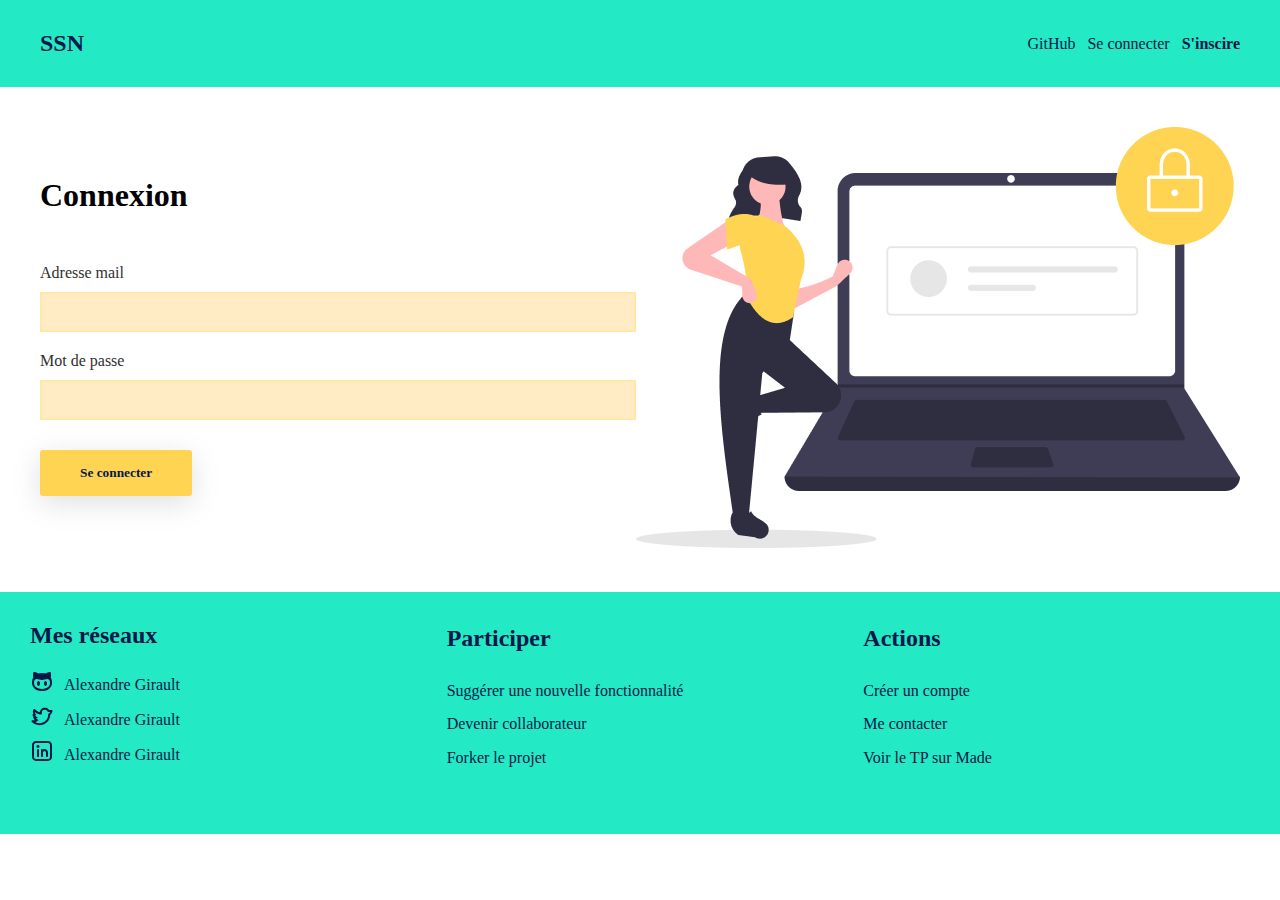
<file: index.html>
<!DOCTYPE html>
<html lang="fr">

<head>
    <meta charset="UTF-8">
    <meta name="viewport" content="width=device-width, initial-scale=1.0">
    <link rel="stylesheet" href="style.css">
    <title>Login page</title>
</head>

<body>
    <nav>
       <div class="nav-items">
            <div class="title">
                <span>SSN</span>
            </div>
            <div class="nav-links">
                <span><a href="#">GitHub</a></span>
                <span><a href="#">Se connecter</a></span>
                <span><a href="inscription.html" style="font-weight: bold;">S'inscire</a></span>
            </div>
       </div>
    </nav>

    <div class="logbody">
        <div class="grid">
            <form action="post">
                <h1>Connexion</h1>
                <div class="form-group">
                    <label for="email">Adresse mail</label>
                    <input type="email" /><!-- required -->
                </div>
                <div class="form-group">
                    <label for="password">Mot de passe</label>
                    <input type="password" /><!-- required -->
                </div>
                <div>
                    <button type="submit"><a href="homepage.html">Se connecter</a></button>
                </div>
            </form>
            <div>
                <img src="images/undraw_secure_login_pdn4 1.png" alt="">
            </div>
        </div>
    </div>

    <footer>
        <div class="social">
            <h2>Mes réseaux</h2>
            <div class="footer-elem" id="main">
                <div class="component">
                    <span><img src="images/GitHub.svg" alt=""></span>
                    <span class="txt"><a href="#">Alexandre Girault</a></span>
                </div>
                <div class="component">
                    <span><img src="images/Twitter.svg" alt=""></span>
                    <span class="txt"><a href="#">Alexandre Girault</a></span>
                </div>
                <div class="component">
                    <span><img src="images/Linkedin.svg" alt=""></span>
                    <span class="txt"><a href="#">Alexandre Girault</a></span>
                </div>
            </div>
        </div>
        <div class="footer-elem">
            <h2>Participer</h2>
            <span><a href="#">Suggérer une nouvelle fonctionnalité</a></span>
            <span><a href="#">Devenir collaborateur</a></span>
            <span><a href="#">Forker le projet</a></span>
        </div>
        <div class="footer-elem">
            <h2>Actions</h2>
            <span><a href="inscription.html">Créer un compte</a></span>
            <span><a href="#">Me contacter</a></span>
            <span><a href="#">Voir le TP sur Made</a></span>
        </div>
    </footer>
</body>

</html>
</file>
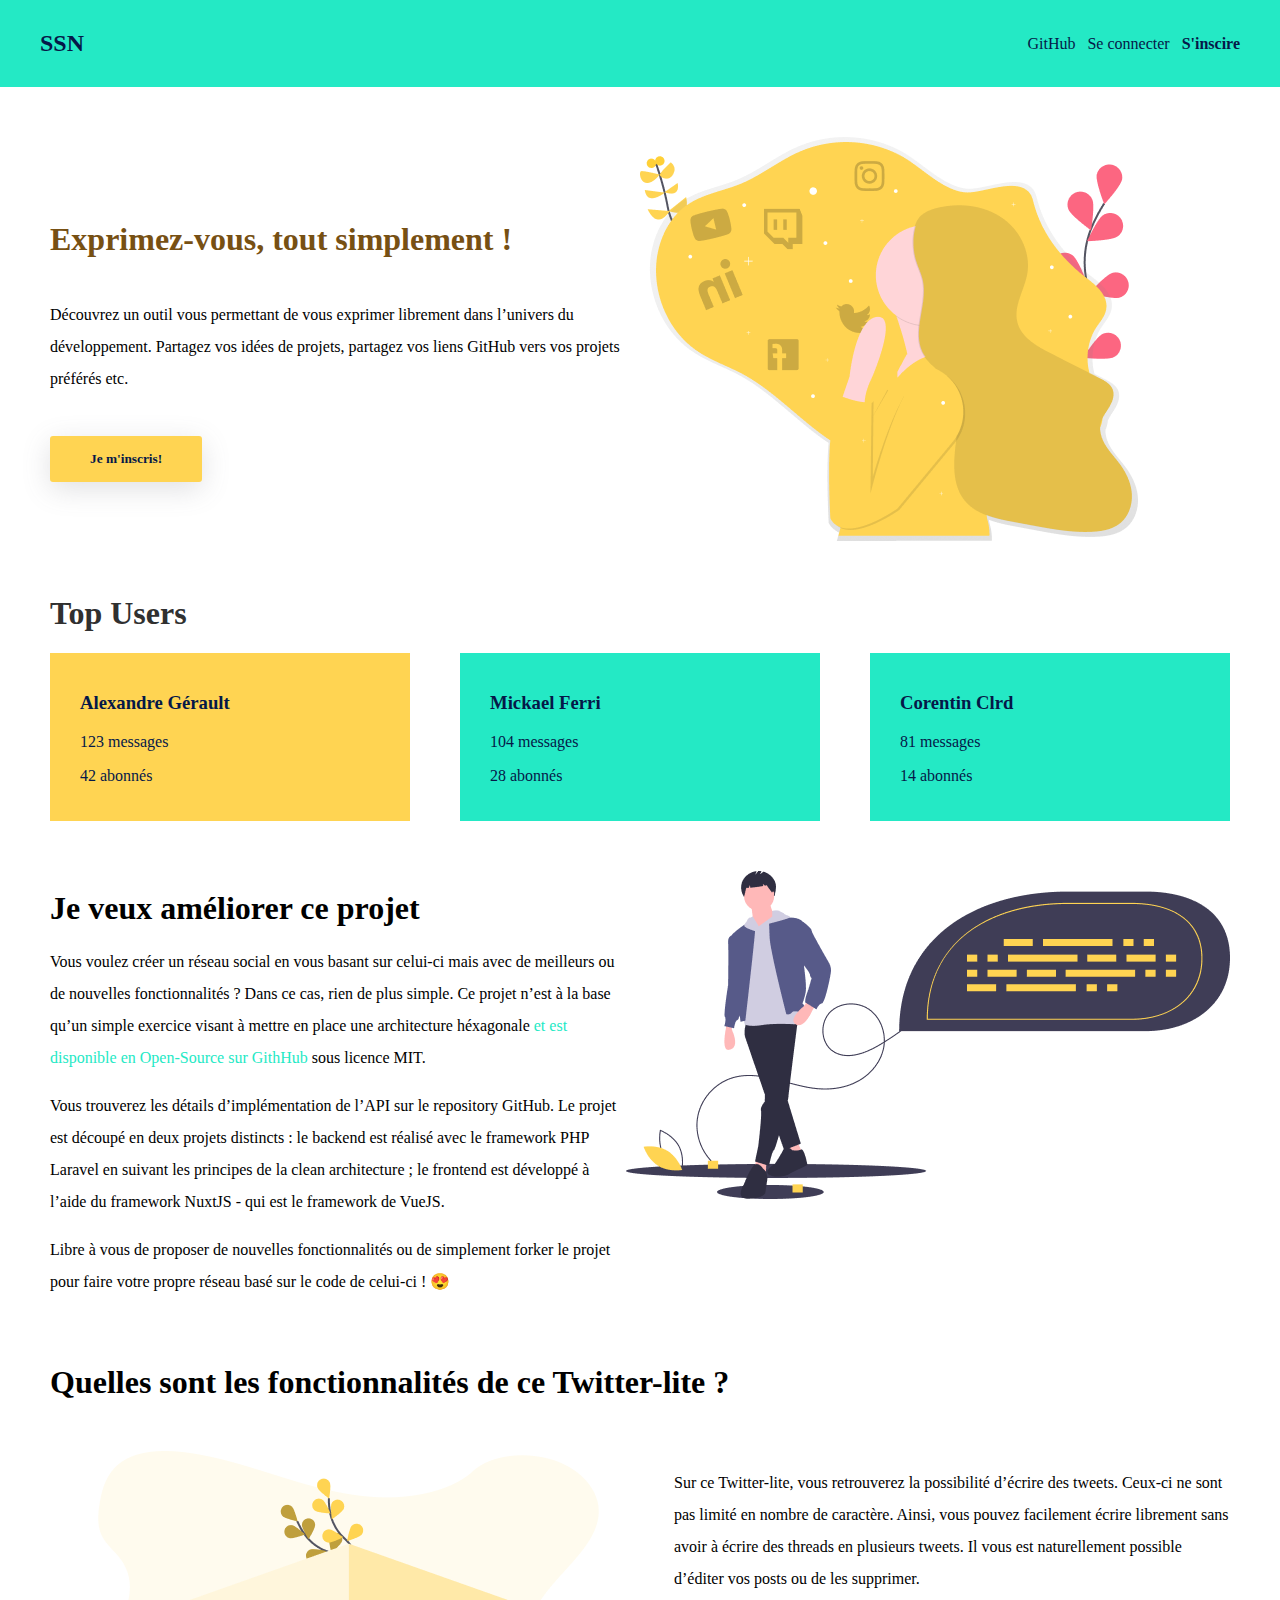
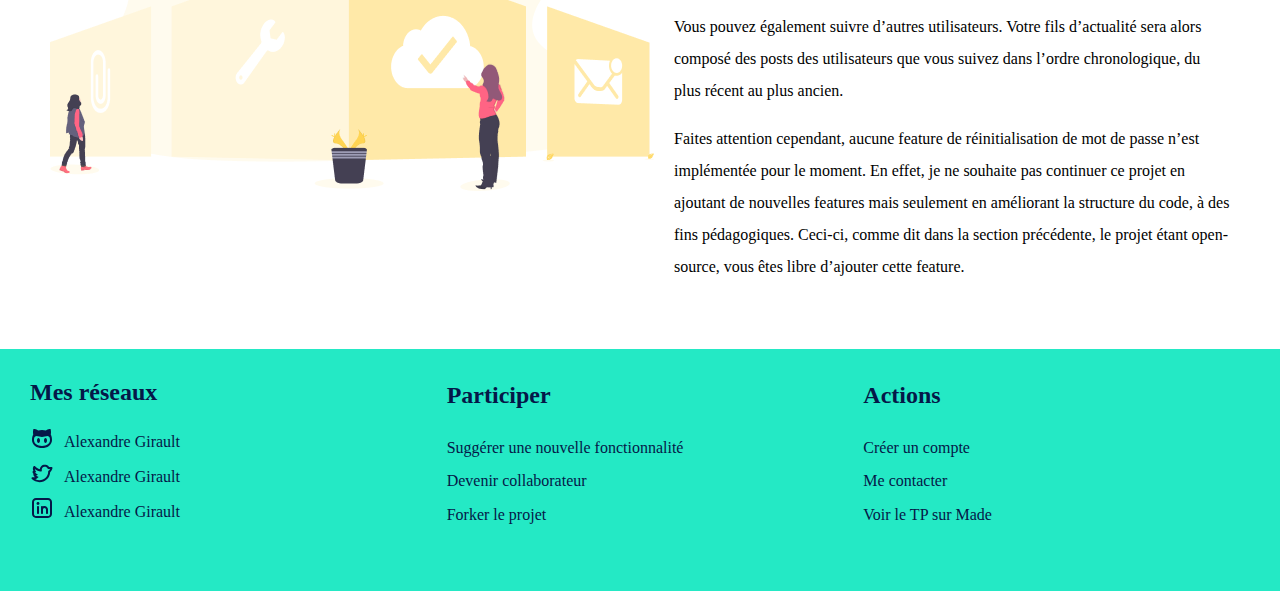
<file: homepage.html>
<!DOCTYPE html>
<html lang="fr">

<head>
    <meta charset="UTF-8">
    <meta name="viewport" content="width=device-width, initial-scale=1.0">
    <link rel="stylesheet" href="style.css">
    <title>Page d'acceuil</title>
</head>

<body>
    <nav>
        <div class="nav-items">
            <div class="title">
                <span>SSN</span>
            </div>
            <div class="nav-links">
                <span><a href="#">GitHub</a></span>
                <span><a href="index.html">Se connecter</a></span>
                <span><a href="#" style="font-weight: bold;">S'inscire</a></span>
            </div>
        </div>
    </nav>
    <!-- home-container start -->
    <div class="home-container">
        <div class="main-home">
            <div class="text">
                <h1>Exprimez-vous, tout simplement !</h1>
                <p>Découvrez un outil vous permettant de vous exprimer librement dans l’univers du développement.
                    Partagez
                    vos idées de projets, partagez vos liens GitHub vers vos projets préférés etc.</p>
                <div>
                    <button type="submit"><a href="inscription.html">Je m'inscris!</a></button>
                </div>
            </div>
            <div>
                <img src="images/undraw_social_ideas_e8rj 1.png" alt="">
            </div>
        </div>



        <!-- cards start -->
        <section id="cards">
            <h1>Top Users</h1>
            <div class="card-grid">
                <div class="card1">
                    <h3>Alexandre Gérault</h3>
                    <span>
                        <p>123 messages</p>
                        <p>42 abonnés</p>
                    </span>
                </div>

                <div class="card2">
                    <h3>Mickael Ferri</h3>
                    <span>
                        <p>104 messages</p>
                        <p>28 abonnés</p>
                    </span>
                </div>

                <div class="card3">
                    <h3>Corentin Clrd</h3>
                    <span>
                        <p>81 messages</p>
                        <p>14 abonnés</p>
                    </span>
                </div>
            </div>






        </section>


        <!-- cards end -->




        <!-- article start -->
        <section id="article">
            <div class="article-grid">
                <div class="article-txt">
                    <h1>Je veux améliorer ce projet</h1>
                    <span>
                        <p>Vous voulez créer un réseau social en vous basant sur celui-ci mais avec de meilleurs ou de
                            nouvelles fonctionnalités ? Dans ce cas, rien de plus simple. Ce projet n’est à la base
                            qu’un simple exercice visant à mettre en place une architecture héxagonale <span
                                id="mark">et est disponible
                                en Open-Source sur GithHub</span> sous licence MIT.</p>
                    </span>

                    <span>
                        <p>Vous trouverez les détails d’implémentation de l’API sur le repository GitHub. Le projet est
                            découpé en deux projets distincts : le backend est réalisé avec le framework PHP Laravel en
                            suivant les principes de la clean architecture ; le frontend est développé à l’aide du
                            framework NuxtJS - qui est le framework de VueJS.</p>
                    </span>

                    <span>
                        <p>Libre à vous de proposer de nouvelles fonctionnalités ou de simplement forker le projet pour
                            faire votre propre réseau basé sur le code de celui-ci ! 😍</p>
                    </span>
                </div>


                <div>
                    <img src="images/undraw_source_code_xx2e 1.png" alt="">
                </div>
            </div>


        </section>

        <!-- article end -->

        <!--  app-description start-->
        <section id="description">
            <h1>Quelles sont les fonctionnalités de ce Twitter-lite ?</h1>

            <div class="des-grid">
                <div>
                    <img src="images/undraw_features_overview_jg7a 1.png" alt="">
                </div>
                
                <div class="grid-txt">
                    <span>
                        <p>Sur ce Twitter-lite, vous retrouverez la possibilité d’écrire des tweets. Ceux-ci ne sont pas
                            limité en nombre de caractère. Ainsi, vous pouvez facilement écrire librement sans avoir à
                            écrire des threads en plusieurs tweets. Il vous est naturellement possible d’éditer vos
                            posts ou de les supprimer.</p>
                    </span>
                    <span>
                        <p>Vous pouvez également suivre d’autres utilisateurs. Votre fils d’actualité sera alors composé
                            des posts des utilisateurs que vous suivez dans l’ordre chronologique, du plus récent au
                            plus ancien.</p>
                    </span>
                    <span>
                        <p>Faites attention cependant, aucune feature de réinitialisation de mot de passe n’est
                            implémentée pour le moment. En effet, je ne souhaite pas continuer ce projet en ajoutant de
                            nouvelles features mais seulement en améliorant la structure du code, à des fins
                            pédagogiques. Ceci-ci, comme dit dans la section précédente, le projet étant open-source,
                            vous êtes libre d’ajouter cette feature.</p>
                    </span>
                </div>

            </div>











        </section>

        <!-- app description end -->
    </div>
















    <!-- home-container end -->


    <footer>
        <div class="social">
            <h2>Mes réseaux</h2>
            <div class="footer-elem" id="main">
                <div class="component">
                    <span><img src="images/GitHub.svg" alt=""></span>
                    <span class="txt"><a href="#">Alexandre Girault</a></span>
                </div>
                <div class="component">
                    <span><img src="images/Twitter.svg" alt=""></span>
                    <span class="txt"><a href="#">Alexandre Girault</a></span>
                </div>
                <div class="component">
                    <span><img src="images/Linkedin.svg" alt=""></span>
                    <span class="txt"><a href="#">Alexandre Girault</a></span>
                </div>
            </div>
        </div>
        <div class="footer-elem">
            <h2>Participer</h2>
            <span><a href="#">Suggérer une nouvelle fonctionnalité</a></span>
            <span><a href="#">Devenir collaborateur</a></span>
            <span><a href="#">Forker le projet</a></span>
        </div>
        <div class="footer-elem">
            <h2>Actions</h2>
            <span><a href="inscription.html">Créer un compte</a></span>
            <span><a href="#">Me contacter</a></span>
            <span><a href="#">Voir le TP sur Made</a></span>
        </div>
    </footer>
</body>

</html>
</file>
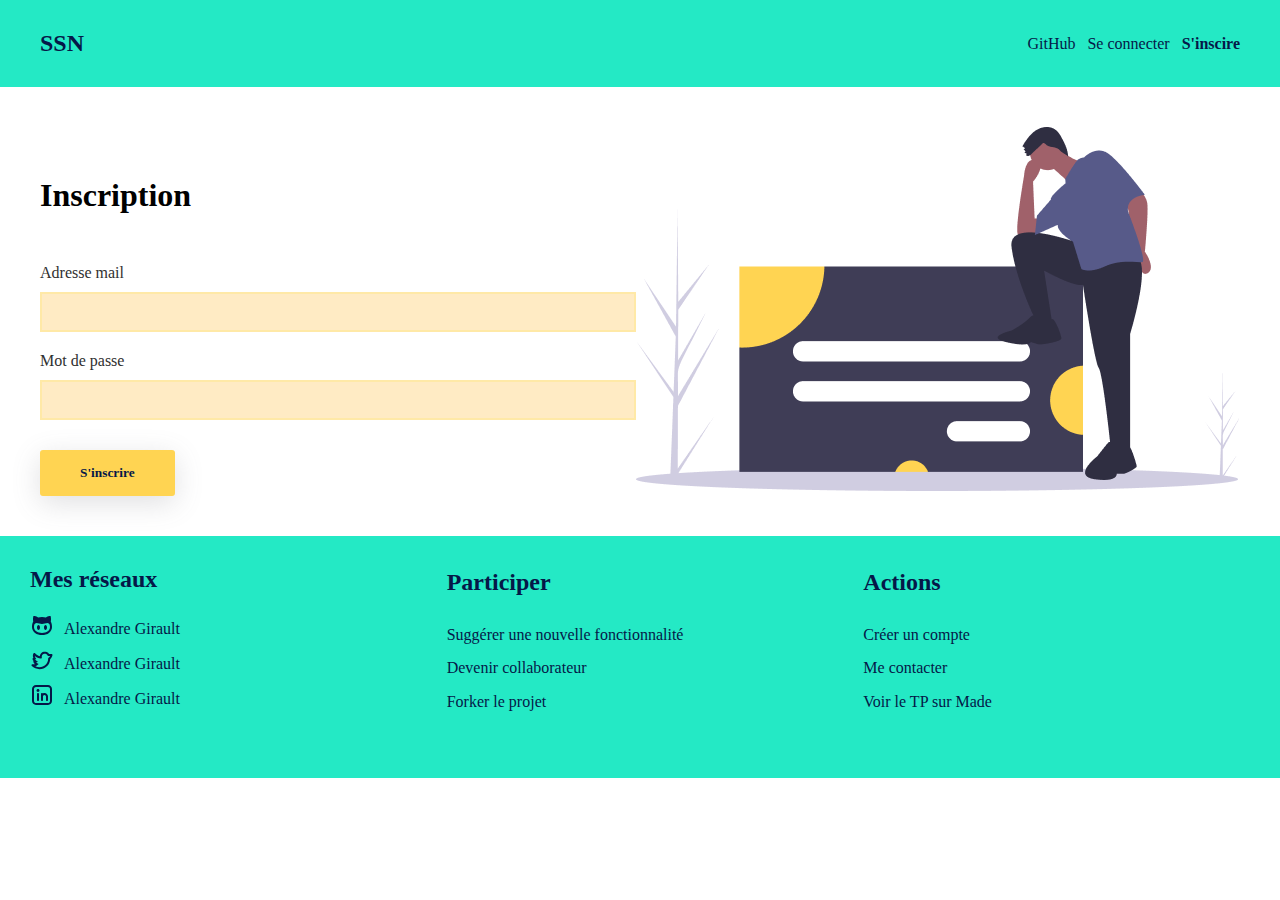
<file: inscription.html>
<!DOCTYPE html>
<html lang="fr">
<head>
    <meta charset="UTF-8">
    <meta name="viewport" content="width=device-width, initial-scale=1.0">
    <link rel="stylesheet" href="style.css">
    <title>Inscription</title>
</head>
<body>
    <nav>
       <div class="nav-items">
            <div class="title">
                <span>SSN</span>
            </div>
            <div class="nav-links">
                <span><a href="#">GitHub</a></span>
                <span><a href="index.html">Se connecter</a></span>
                <span><a href="#" style="font-weight: bold;">S'inscire</a></span>
            </div>
       </div>
    </nav>

    <div class="logbody">
        <div class="grid">
            <form action="post">
                <h1>Inscription</h1>
                <div class="form-group">
                    <label for="email">Adresse mail</label>
                    <input type="email"/> <!-- required -->
                </div>
                <div class="form-group">
                    <label for="password">Mot de passe</label>
                    <input type="password"/> <!-- required -->
                </div>
                <div>
                    <button type="submit"><a href="homepage.html">S'inscrire</a></button>
                </div>
            </form>
            <div>
                <img src="images/undraw_sign_in_e6hj 1.png" alt="">
            </div>
        </div>
    </div>

    <footer>
        <div class="social">
            <h2>Mes réseaux</h2>
            <div class="footer-elem" id="main">
                <div class="component">
                    <span><img src="images/GitHub.svg" alt=""></span>
                    <span class="txt"><a href="#">Alexandre Girault</a></span>
                </div>
                <div class="component">
                    <span><img src="images/Twitter.svg" alt=""></span>
                    <span class="txt"><a href="#">Alexandre Girault</a></span>
                </div>
                <div class="component">
                    <span><img src="images/Linkedin.svg" alt=""></span>
                    <span class="txt"><a href="#">Alexandre Girault</a></span>
                </div>
            </div>
        </div>
        <div class="footer-elem">
            <h2>Participer</h2>
            <span><a href="#">Suggérer une nouvelle fonctionnalité</a></span>
            <span><a href="#">Devenir collaborateur</a></span>
            <span><a href="#">Forker le projet</a></span>
        </div>
        <div class="footer-elem">
            <h2>Actions</h2>
            <span><a href="inscription.html">Créer un compte</a></span>
            <span><a href="#">Me contacter</a></span>
            <span><a href="#">Voir le TP sur Made</a></span>
        </div>
    </footer>
</body>
</html>
</file>
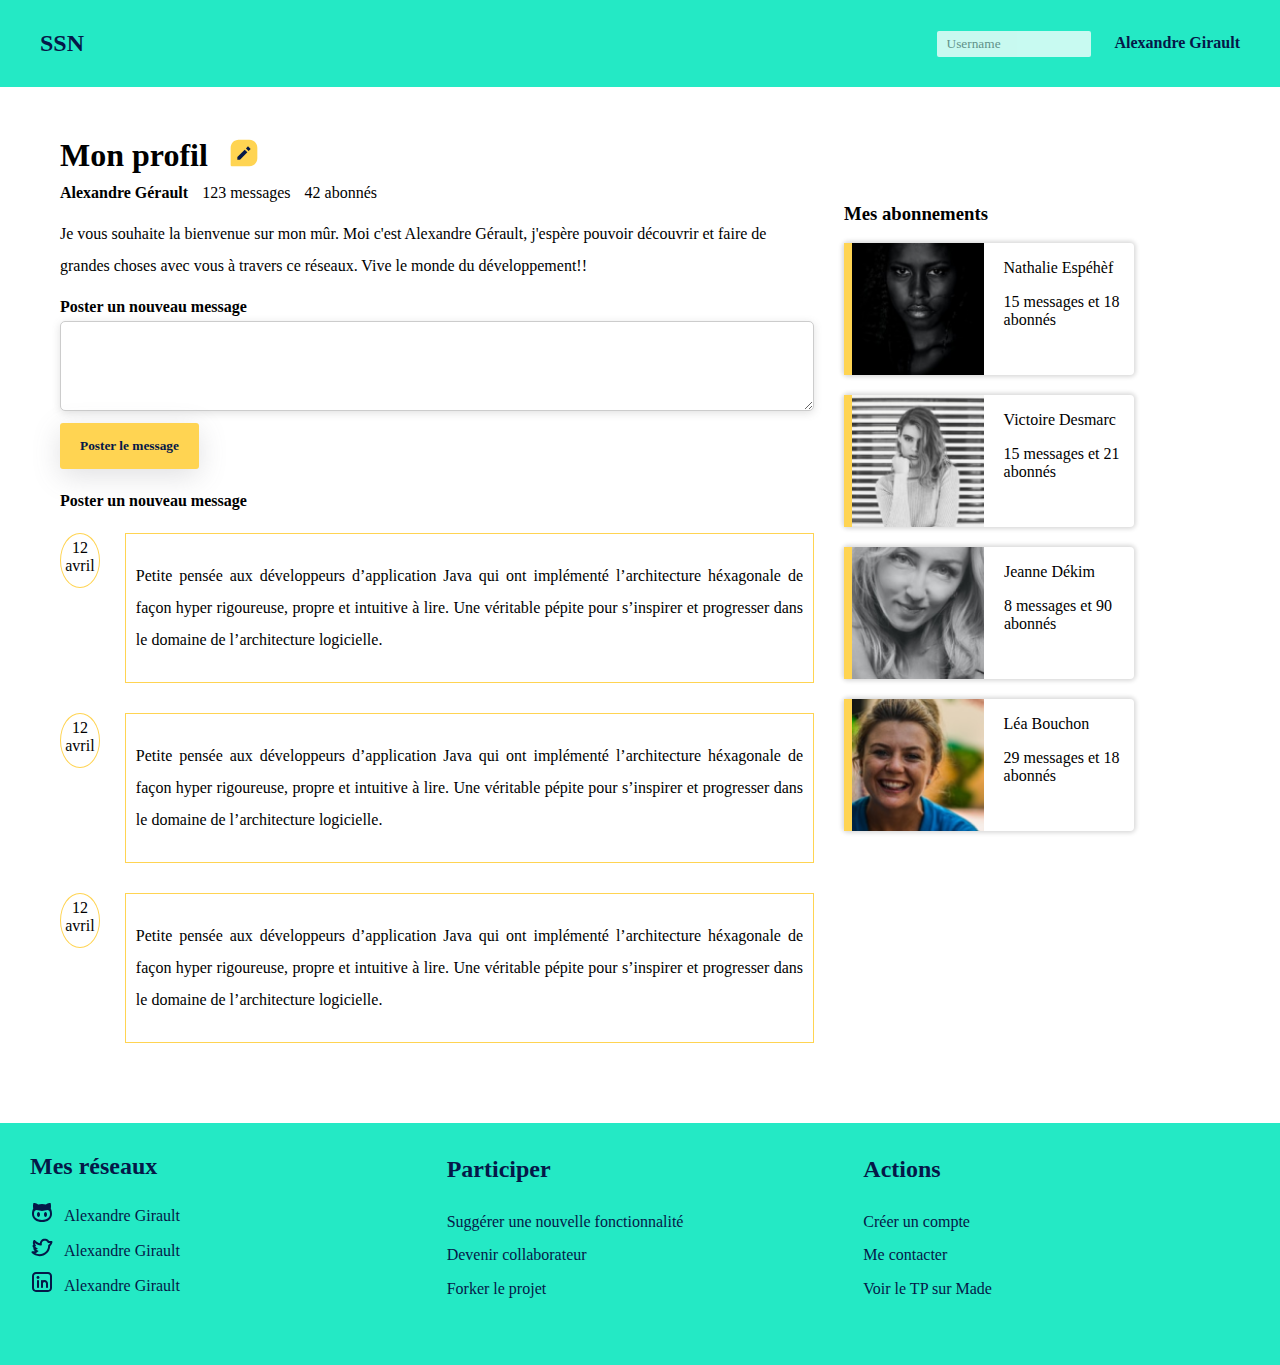
<file: post.html>
<!DOCTYPE html>
<html lang="fr">

<head>
    <meta charset="UTF-8">
    <meta name="viewport" content="width=device-width, initial-scale=1.0">
    <link rel="stylesheet" href="style.css">
    <title>Post page</title>
</head>

<body>
    <nav>
        <div class="nav-items">
            <div class="title">
                <span>SSN</span>
            </div>
            <div class="nav-right">
                <a href="search.html"><input type="search" placeholder="Username" /></a>
                <span>Alexandre Girault</span>
            </div>
        </div>
    </nav>


    <div class="publication">
        <div class="head">
            <span id="main-title">Mon profil</span>
            <span><a href="profil-modif.html"><img src="images/bx_bxs-message-square-edit.svg" alt=""></a></span>
        </div>


        <!-- flex elements start -->
        <div class="grid-elem">
            <div id="right-side">
                <div class="right-txt">
                    <span id="span-name">Alexandre Gérault</span>
                    <span id="span-message">123 messages</span>
                    <span>42 abonnés</span>
                </div>
                <span>
                    <p>Je vous souhaite la bienvenue sur mon mûr. Moi c'est Alexandre Gérault, j'espère pouvoir
                        découvrir et faire de grandes choses avec vous à travers ce réseaux. Vive le monde du
                        développement!!</p>
                </span>
                <div class="post-area">
                    <span><b>Poster un nouveau message</b></span>
                    <textarea name="post" id="" cols="10" rows="10"></textarea>
                    <div>
                        <button type="submit"><a href="homepage.html">Poster le message</a></button>
                    </div>
                </div>

                <div class="timeline-area">
                    <span><p><b>Poster un nouveau message</b></p></span>
                    <div class="timeline-content">
                        <div class="circle-timeline1">
                            <span>12 <br> avril</span>
                        </div>
                        <div class="paragraph1">
                            <p>Petite pensée aux développeurs d’application Java qui ont implémenté l’architecture
                                héxagonale de façon hyper rigoureuse, propre et intuitive à lire. Une véritable pépite pour
                                s’inspirer et progresser dans le domaine de l’architecture logicielle.</p>
                        </div>
                    </div>
                </div>
                <div class="timeline-area">
                    <div class="timeline-content">
                        <div class="circle-timeline1">
                            <span>12 <br> avril</span>
                        </div>
                        <div class="paragraph1">
                            <p>Petite pensée aux développeurs d’application Java qui ont implémenté l’architecture
                                héxagonale de façon hyper rigoureuse, propre et intuitive à lire. Une véritable pépite pour
                                s’inspirer et progresser dans le domaine de l’architecture logicielle.</p>
                        </div>
                    </div>
                </div>
                <div class="timeline-area">
                    <div class="timeline-content">
                        <div class="circle-timeline1">
                            <span>12 <br> avril</span>
                        </div>
                        <div class="paragraph1">
                            <p>Petite pensée aux développeurs d’application Java qui ont implémenté l’architecture
                                héxagonale de façon hyper rigoureuse, propre et intuitive à lire. Une véritable pépite pour
                                s’inspirer et progresser dans le domaine de l’architecture logicielle.</p>
                        </div>
                    </div>
                </div>
                
            </div>
            <div id="left-side">
                <h3>Mes abonnements</h3>

                <div class="left-grid">
                    <div class="suscribe-cards">
                        <div class="img-bar">
                        </div>
                        <div>
                            <img src="images/Rectangle 10.png" alt="">
                        </div>
                        <div>
                            <span>
                                <p>Nathalie Espéhèf</p>
                            </span>
                            <span>15 messages et 18 abonnés</span>
                        </div>
                    </div>
                    <div class="suscribe-cards">
                        <div class="img-bar">
                        </div>
                        <div>
                            <img src="images/Rectangle 10 (1).png" alt="">
                        </div>
                        <div><span>
                                <p>Victoire Desmarc</p>
                            </span>
                            <span>15 messages et 21 abonnés</span>
                        </div>
                    </div>
                    <div class="suscribe-cards">
                        <div class="img-bar">
                        </div>
                        <div>
                            <img src="images/Rectangle 10 (2).png" alt="">
                        </div>
                        <div><span>
                                <p>Jeanne Dékim</p>
                            </span>
                            <span>8 messages et 90 abonnés</span>
                        </div>
                    </div>
                    <div class="suscribe-cards">
                        <div class="img-bar">
                        </div>
                        <div>
                            <img src="images/Rectangle 10 (3).png" alt="">
                        </div>
                        <div><span>
                                <p>Léa Bouchon</p>
                            </span>
                            <span>29 messages et 18 abonnés</span>
                        </div>
                    </div>

                </div>

            </div>
        </div>
    </div>











    <!-- flex elements end -->


    <footer>
        <div class="social">
            <h2>Mes réseaux</h2>
            <div class="footer-elem" id="main">
                <div class="component">
                    <span><img src="images/GitHub.svg" alt=""></span>
                    <span class="txt"><a href="#">Alexandre Girault</a></span>
                </div>
                <div class="component">
                    <span><img src="images/Twitter.svg" alt=""></span>
                    <span class="txt"><a href="#">Alexandre Girault</a></span>
                </div>
                <div class="component">
                    <span><img src="images/Linkedin.svg" alt=""></span>
                    <span class="txt"><a href="#">Alexandre Girault</a></span>
                </div>
            </div>
        </div>
        <div class="footer-elem">
            <h2>Participer</h2>
            <span><a href="#">Suggérer une nouvelle fonctionnalité</a></span>
            <span><a href="#">Devenir collaborateur</a></span>
            <span><a href="#">Forker le projet</a></span>
        </div>
        <div class="footer-elem">
            <h2>Actions</h2>
            <span><a href="inscription.html">Créer un compte</a></span>
            <span><a href="#">Me contacter</a></span>
            <span><a href="#">Voir le TP sur Made</a></span>
        </div>
    </footer>
</body>

</html>
</file>
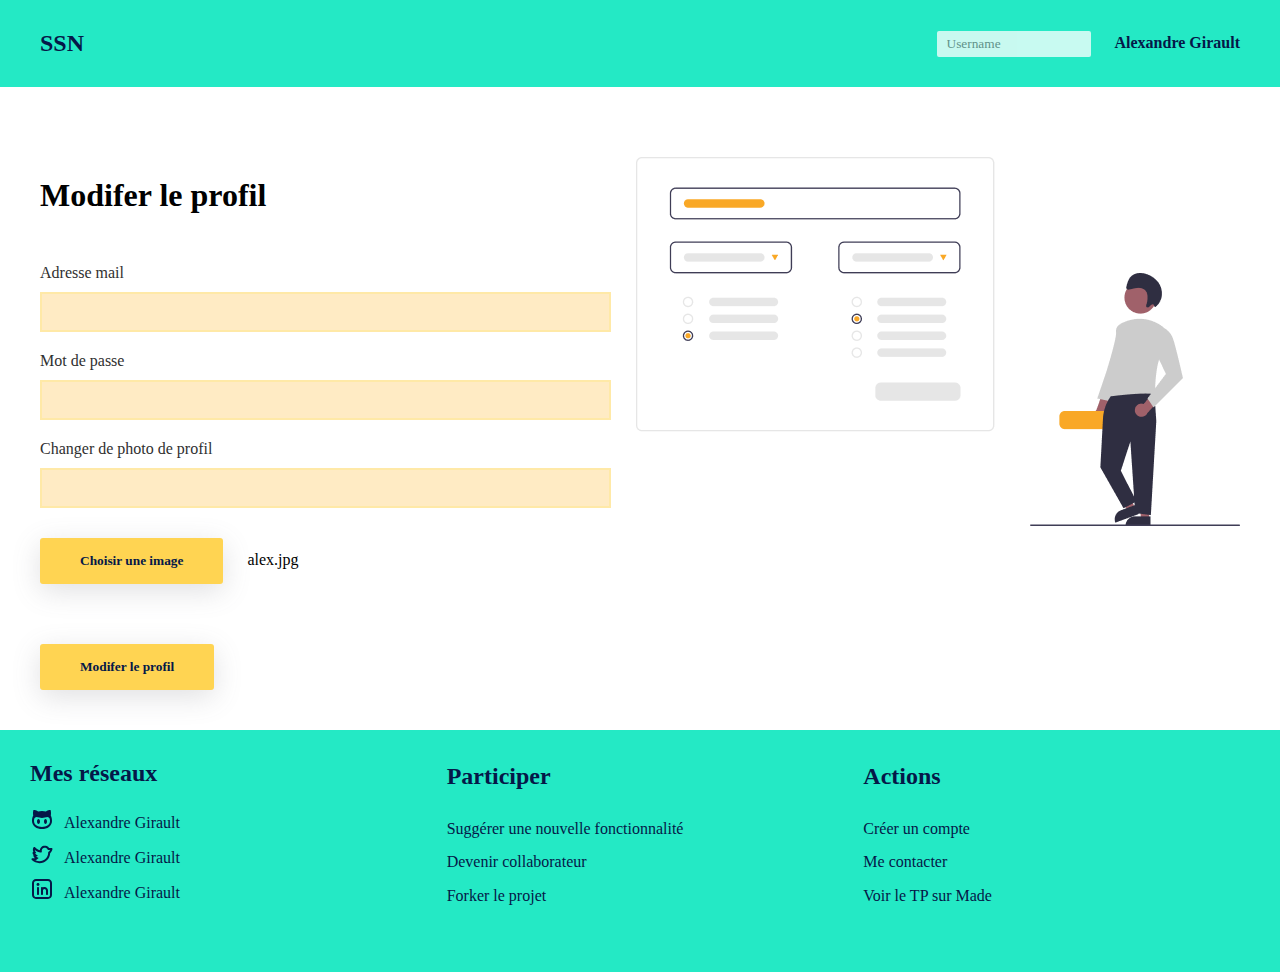
<file: profil-modif.html>
<!DOCTYPE html>
<html lang="fr">
<head>
    <meta charset="UTF-8">
    <meta name="viewport" content="width=device-width, initial-scale=1.0">
    <link rel="stylesheet" href="style.css">
    <title>Modifer mon Profil</title>
</head>
<body>
    <nav>
        <div class="nav-items">
            <div class="title">
                <span>SSN</span>
            </div>
            <div class="nav-right">
                <a href="search.html"><input type="search" placeholder="Username" /></a>
                <span>Alexandre Girault</span>
            </div>
        </div>
    </nav>



    <div class="logbody">
        <div class="grid">
            <form action="post">
                <h1>Modifer le profil</h1>
                <div class="form-group">
                    <label for="email">Adresse mail</label>
                    <input type="email" /><!-- required -->
                </div>
                <div class="form-group">
                    <label for="password">Mot de passe</label>
                    <input type="password" /><!-- required -->
                </div>
                <div class="form-group">
                    <label for="profil">Changer de photo de profil</label>
                    <input type="text" name="profil" /><!-- required -->
                </div>
                <div>
                    <button type="submit">Choisir une image</button>
                    <span>alex.jpg</span>
                </div>
                <div class="profil-btn">
                    <button type="submit"><a href="homepage.html">Modifer le profil</a></button>
                </div>
            </form>
            <div class="modif-img">
                <img src="images/undraw_settings_tab_mgiw 1.png" alt="">
            </div>
        </div>
    </div>














    <footer>
        <div class="social">
            <h2>Mes réseaux</h2>
            <div class="footer-elem" id="main">
                <div class="component">
                    <span><img src="images/GitHub.svg" alt=""></span>
                    <span class="txt"><a href="#">Alexandre Girault</a></span>
                </div>
                <div class="component">
                    <span><img src="images/Twitter.svg" alt=""></span>
                    <span class="txt"><a href="#">Alexandre Girault</a></span>
                </div>
                <div class="component">
                    <span><img src="images/Linkedin.svg" alt=""></span>
                    <span class="txt"><a href="#">Alexandre Girault</a></span>
                </div>
            </div>
        </div>
        <div class="footer-elem">
            <h2>Participer</h2>
            <span><a href="#">Suggérer une nouvelle fonctionnalité</a></span>
            <span><a href="#">Devenir collaborateur</a></span>
            <span><a href="#">Forker le projet</a></span>
        </div>
        <div class="footer-elem">
            <h2>Actions</h2>
            <span><a href="inscription.html">Créer un compte</a></span>
            <span><a href="#">Me contacter</a></span>
            <span><a href="#">Voir le TP sur Made</a></span>
        </div>
    </footer>
</body>
</html>
</file>
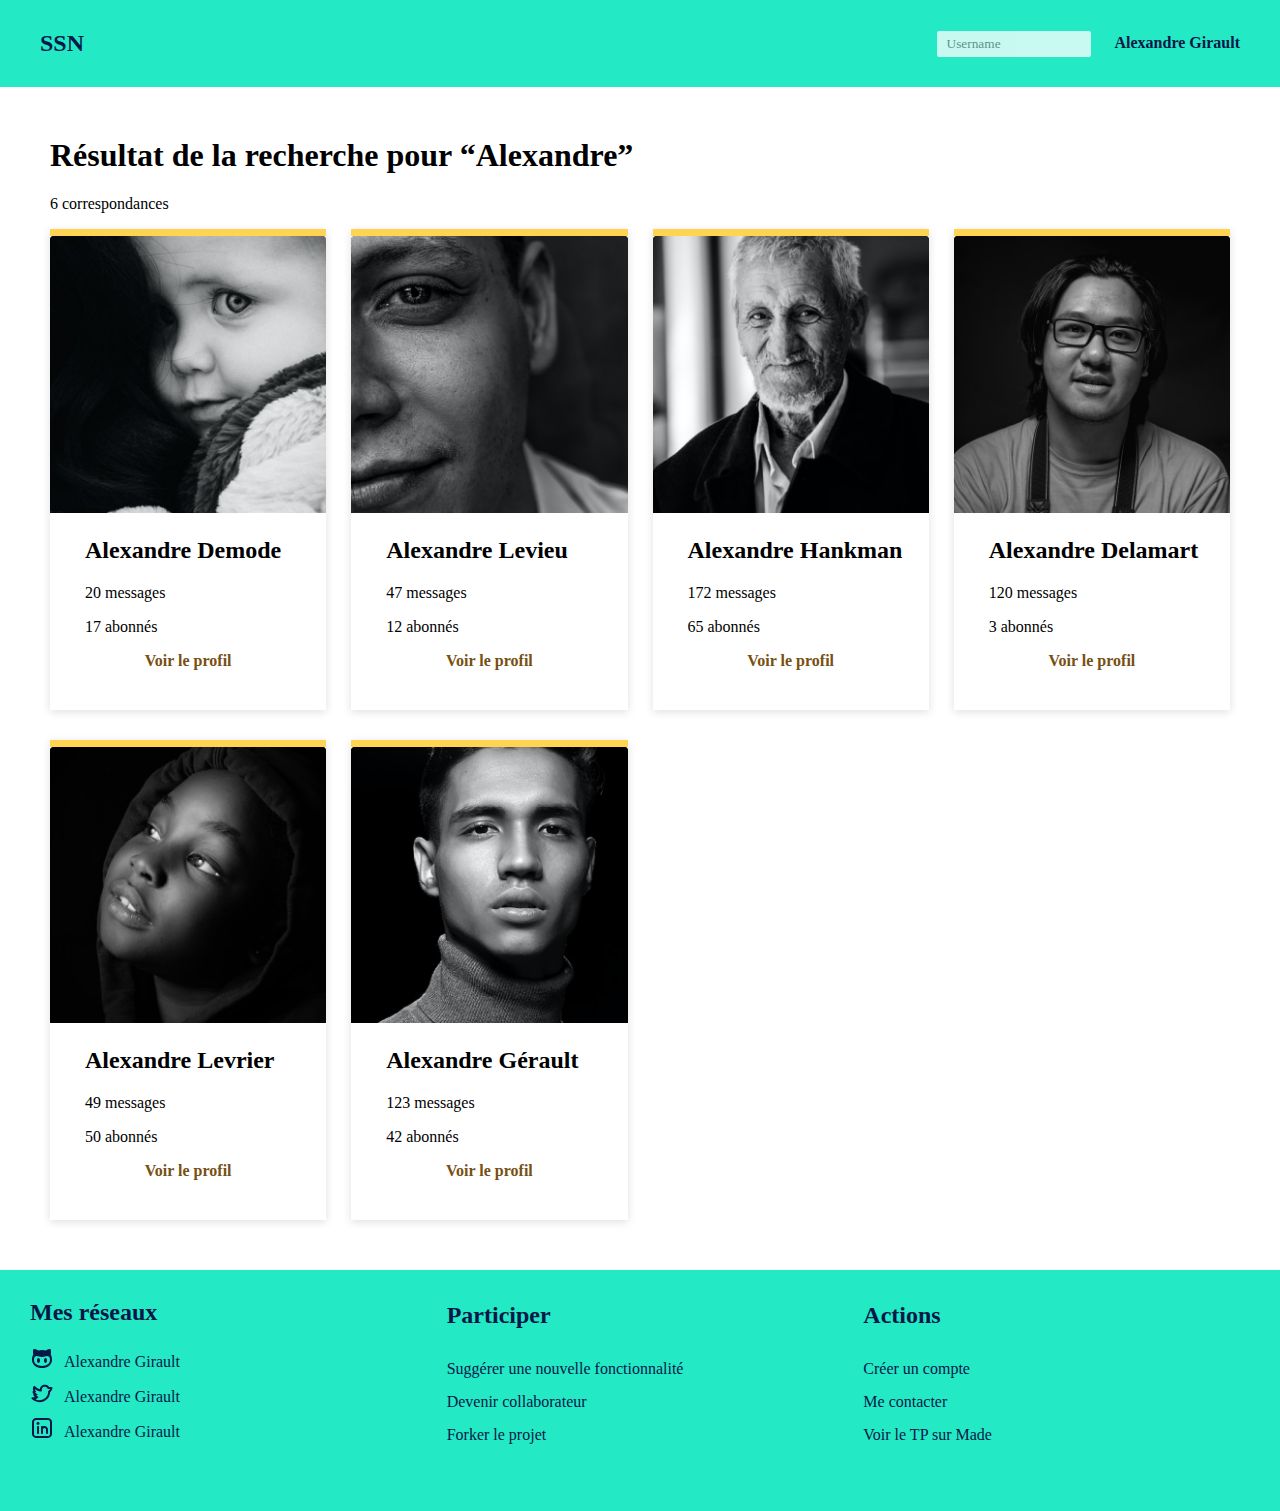
<file: search.html>
<!DOCTYPE html>
<html lang="fr">
<head>
    <meta charset="UTF-8">
    <meta name="viewport" content="width=device-width, initial-scale=1.0">
    <link rel="stylesheet" href="style.css">
    <title>Search User</title>
</head>
<body>
    <nav>
        <div class="nav-items">
            <div class="title">
                <span>SSN</span>
            </div>
            <div class="nav-right">
                <input type="search" placeholder="Username" />
                <span>Alexandre Girault</span>
            </div>
        </div>
    </nav>

    <!-- profil search start -->
    <div class="main-prop">
        <h1>Résultat de la recherche pour “Alexandre”</h1>
        <span><p>6 correspondances</p></span>

        <div class="prop-cards">
            <div>
                <div class="card-bar">
                </div>
                <img src="images/profile picture.png" alt="">
                <div class="card-txt">
                    <h2>Alexandre Demode</h2>
                    <span><p>20 messages</p>
                    <p>17 abonnés</p></span>
                </div>
                <div class="view-profil"><span><a href="#">Voir le profil</a></span></div>
            </div>
            <div>
                <div class="card-bar">
                </div>
                <img src="images/profile picture (1).png" alt="">
                <div class="card-txt">
                    <h2>Alexandre Levieu</h2>
                    <span><p>47 messages</p>
                    <p> 12 abonnés</p></span>
                </div>
                <div class="view-profil"><span><a href="#">Voir le profil</a></span></div>
            </div>
            <div>
                <div class="card-bar">
                </div>
                <img src="images/profile picture (2).png" alt="">
                <div class="card-txt">
                    <h2>Alexandre Hankman</h2>
                    <span><p>172 messages</p>
                    <p> 65 abonnés</p></span>
                </div>
                <div class="view-profil"><span><a href="#">Voir le profil</a></span></div>
            </div>
            <div>
                <div class="card-bar">
                </div>
                <img src="images/profile picture (3).png" alt="">
                <div class="card-txt">
                    <h2>Alexandre Delamart</h2>
                    <span><p>120 messages</p>
                    <p>3 abonnés</p></span>
                </div>
                <div class="view-profil"><span><a href="#">Voir le profil</a></span></div>
            </div>
            <div>
                <div class="card-bar">
                </div>
                <img src="images/profile picture (4).png" alt="">
                <div class="card-txt">
                    <h2>Alexandre Levrier</h2>
                    <span><p>49 messages</p>
                    <p>50 abonnés</p></span>
                </div>
                <div class="view-profil"><span><a href="#">Voir le profil</a></span></div>
            </div>
            <div>
                <div class="card-bar">
                </div>
                <img src="images/profile picture (5).png" alt="">
                <div class="card-txt">
                    <h2>Alexandre Gérault</h2>
                    <span><p>123 messages</p>
                    <p>42 abonnés</p></span>
                </div>
                <div class="view-profil"><span><a href="#">Voir le profil</a></span></div>
            </div>
        </div>

    </div>

    <!-- profil search end -->

    <footer>
        <div class="social">
            <h2>Mes réseaux</h2>
            <div class="footer-elem" id="main">
                <div class="component">
                    <span><img src="images/GitHub.svg" alt=""></span>
                    <span class="txt"><a href="#">Alexandre Girault</a></span>
                </div>
                <div class="component">
                    <span><img src="images/Twitter.svg" alt=""></span>
                    <span class="txt"><a href="#">Alexandre Girault</a></span>
                </div>
                <div class="component">
                    <span><img src="images/Linkedin.svg" alt=""></span>
                    <span class="txt"><a href="#">Alexandre Girault</a></span>
                </div>
            </div>
        </div>
        <div class="footer-elem">
            <h2>Participer</h2>
            <span><a href="#">Suggérer une nouvelle fonctionnalité</a></span>
            <span><a href="#">Devenir collaborateur</a></span>
            <span><a href="#">Forker le projet</a></span>
        </div>
        <div class="footer-elem">
            <h2>Actions</h2>
            <span><a href="inscription.html">Créer un compte</a></span>
            <span><a href="#">Me contacter</a></span>
            <span><a href="#">Voir le TP sur Made</a></span>
        </div>
    </footer>
</body>
</html>
</file>
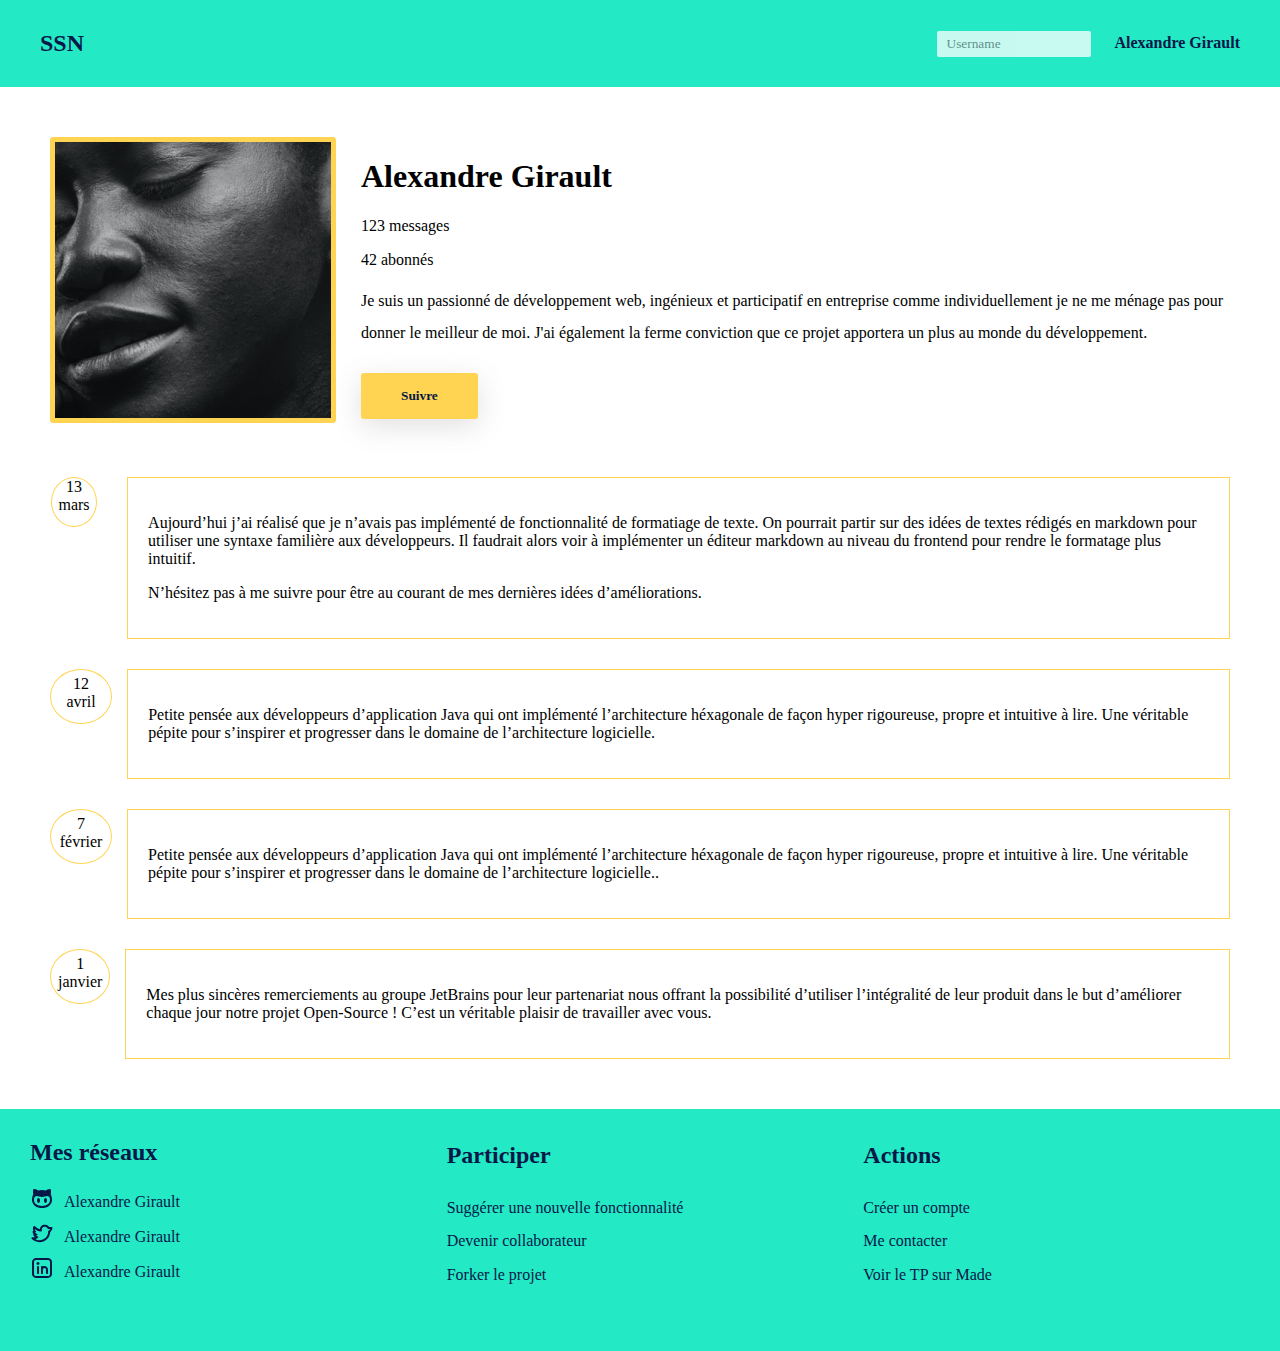
<file: userpost2.html>
<!DOCTYPE html>
<html lang="fr">
<head>
    <meta charset="UTF-8">
    <meta name="viewport" content="width=device-width, initial-scale=1.0">
    <link rel="stylesheet" href="style.css">
    <title>Posts de l'utilisateur</title>
</head>
<body>
    <nav>
        <div class="nav-items">
            <div class="title">
                <span>SSN</span>
            </div>
            <div class="nav-right">
                <a href="search.html"><input type="search" placeholder="Username" /></a>
                <span>Alexandre Girault</span>
            </div>
        </div>
    </nav>

    <!--user profil start-->
    <div class="profil">
        <div>
            <img src="images/Rectangle 8.png" alt="">
        </div>

        <div class="pro-section">
            <div class="infos">
                <h1>Alexandre Girault</h1>
                <span>
                    <p>123 messages</p>
                    <p>42 abonnés</p>
                    <p class="txt-des">Je suis un passionné de développement web, ingénieux et participatif en entreprise comme
                        individuellement je ne me ménage pas pour donner le meilleur de moi. J'ai également la ferme
                        conviction que ce projet apportera un plus au monde du développement.</p>
                </span>

                <div>
                    <button type="submit"><a href="#">Suivre</a></button>
                </div>
            </div>
        </div>
    </div>





    <!-- user profil end -->

    <!-- timelines start -->
    <section id="timelines">
    <div class="timeline-container">
        <div class="first-elem"></div>
        <div class="second-elem">
            <div class="timeline-post">
                <div class="circle-timeline">
                    <span>13 mars</span>
                </div>
                <div class="paragraph" id="main-paragraph">
                    <p>Aujourd’hui j’ai réalisé que je n’avais pas implémenté de fonctionnalité de formatiage de
                        texte. On pourrait partir sur des idées de textes rédigés en markdown pour utiliser une
                        syntaxe familière aux développeurs. Il faudrait alors voir à implémenter un éditeur markdown
                        au niveau du frontend pour rendre le formatage plus intuitif.</p>
                    <p>N’hésitez pas à me suivre pour être au courant de mes dernières idées d’améliorations.</p>
                </div>
            </div>
            <div class="timeline-post1">
                <div class="circle-timeline1">
                    <span>12 <br> avril</span>
                </div>
                <div class="paragraph">
                    <p>Petite pensée aux développeurs d’application Java qui ont implémenté l’architecture
                        héxagonale de façon hyper rigoureuse, propre et intuitive à lire. Une véritable pépite pour
                        s’inspirer et progresser dans le domaine de l’architecture logicielle.</p>
                </div>
            </div>
            <div class="timeline-post1">
                <div class="circle-timeline1">
                    <span>7 <br> février</span>
                </div>
                <div class="paragraph">
                    <p>Petite pensée aux développeurs d’application Java qui ont implémenté l’architecture
                        héxagonale de façon hyper rigoureuse, propre et intuitive à lire. Une véritable pépite pour
                        s’inspirer et progresser dans le domaine de l’architecture logicielle..</p>
                </div>
            </div>
            <div class="timeline-post1">
                <div class="circle-timeline1">
                    <span>1 <br> janvier</span> 
                </div>
                <div class="paragraph">
                    <p>Mes plus sincères remerciements au groupe JetBrains pour leur partenariat nous offrant la
                        possibilité d’utiliser l’intégralité de leur produit dans le but d’améliorer chaque jour notre
                        projet Open-Source ! C’est un véritable plaisir de travailler avec vous.</p>
                </div>
            </div>
        </div>
    </div>
    </section>

    <!-- timelines end -->





    <footer>
        <div class="social">
            <h2>Mes réseaux</h2>
            <div class="footer-elem" id="main">
                <div class="component">
                    <span><img src="images/GitHub.svg" alt=""></span>
                    <span class="txt"><a href="#">Alexandre Girault</a></span>
                </div>
                <div class="component">
                    <span><img src="images/Twitter.svg" alt=""></span>
                    <span class="txt"><a href="#">Alexandre Girault</a></span>
                </div>
                <div class="component">
                    <span><img src="images/Linkedin.svg" alt=""></span>
                    <span class="txt"><a href="#">Alexandre Girault</a></span>
                </div>
            </div>
        </div>
        <div class="footer-elem">
            <h2>Participer</h2>
            <span><a href="#">Suggérer une nouvelle fonctionnalité</a></span>
            <span><a href="#">Devenir collaborateur</a></span>
            <span><a href="#">Forker le projet</a></span>
        </div>
        <div class="footer-elem">
            <h2>Actions</h2>
            <span><a href="inscription.html">Créer un compte</a></span>
            <span><a href="#">Me contacter</a></span>
            <span><a href="#">Voir le TP sur Made</a></span>
        </div>
    </footer>
</body>
</html>
</file>
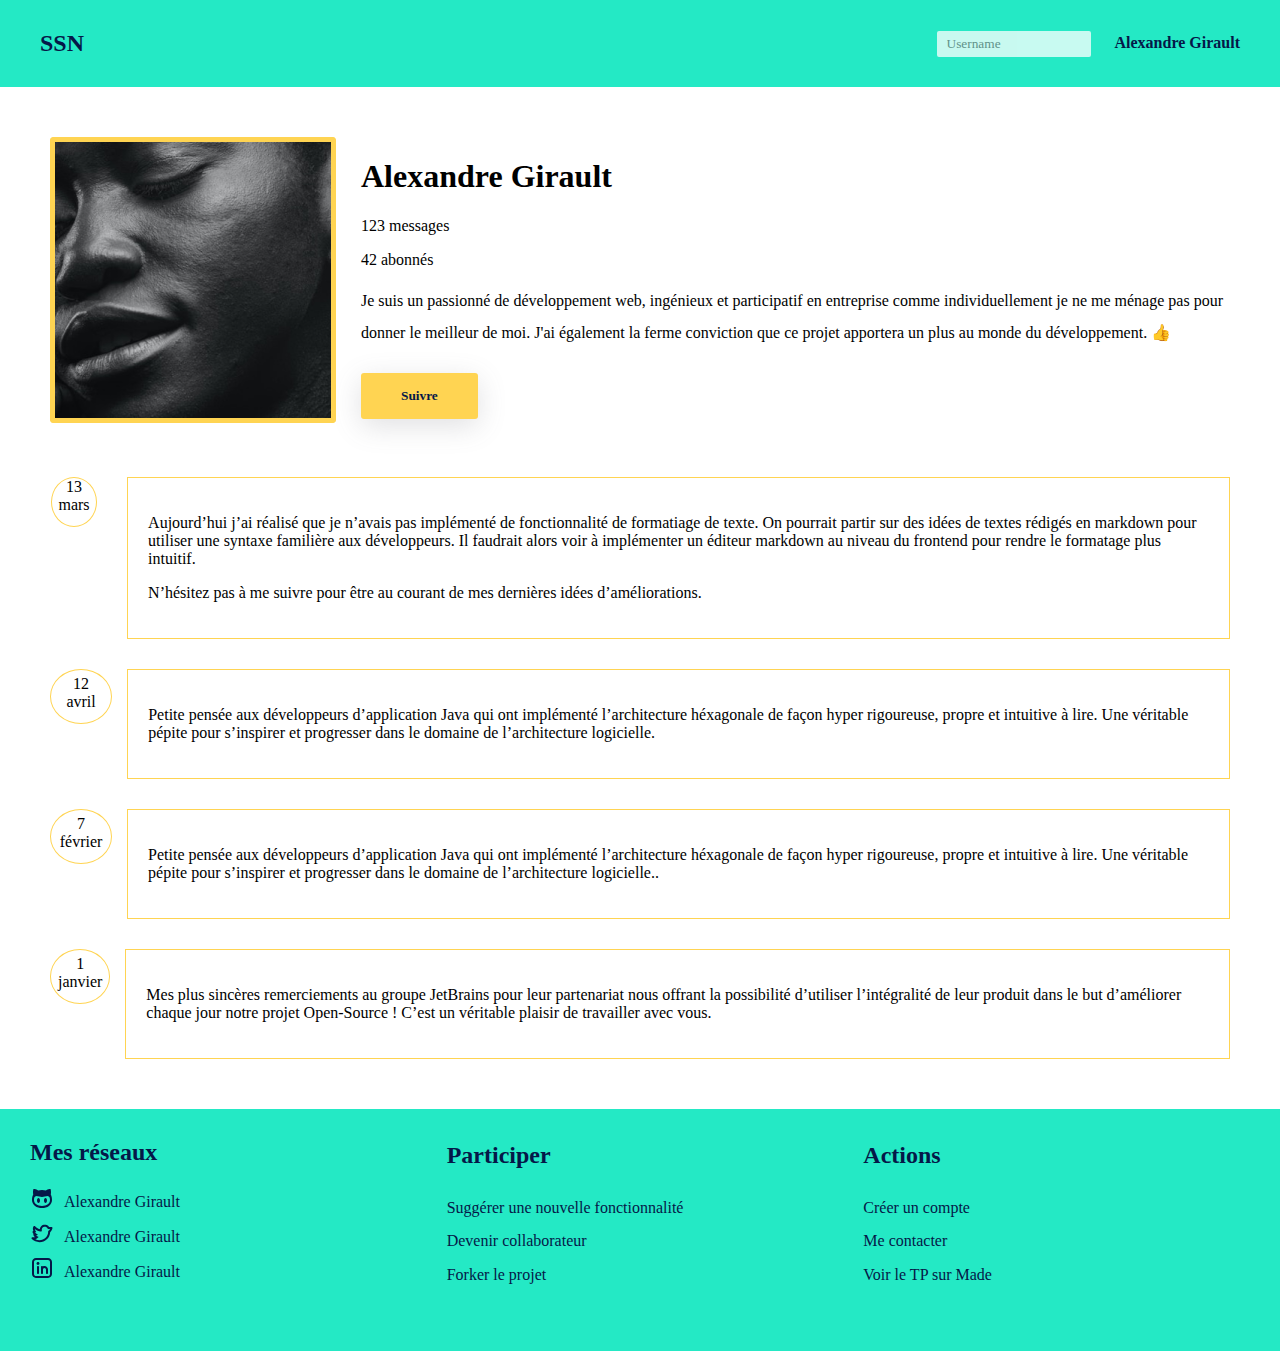
<file: userposts.html>
<!DOCTYPE html>
<html lang="fr">

<head>
    <meta charset="UTF-8">
    <meta name="viewport" content="width=device-width, initial-scale=1.0">
    <link rel="stylesheet" href="style.css">
    <title>Postes de l'utilisateur</title>
</head>

<body>
    <nav>
        <div class="nav-items">
            <div class="title">
                <span>SSN</span>
            </div>
            <div class="nav-right">
                <a href="search.html"><input type="search" placeholder="Username" /></a>
                <span>Alexandre Girault</span>
            </div>
        </div>
    </nav>

    <!--user profil start-->
    <div class="profil">
        <div>
            <img src="images/Rectangle 8.png" alt="">
        </div>

        <div class="pro-section">
            <div class="infos">
                <h1>Alexandre Girault</h1>
                <span>
                    <p>123 messages</p>
                    <p>42 abonnés</p>
                    <p class="txt-des">Je suis un passionné de développement web, ingénieux et participatif en
                        entreprise comme
                        individuellement je ne me ménage pas pour donner le meilleur de moi. J'ai également la ferme
                        conviction que ce projet apportera un plus au monde du développement. 👍</p>
                </span>

                <div>
                    <button type="submit"><a href="post.html">Suivre</a></button>
                </div>
            </div>
        </div>
    </div>





    <!-- user profil end -->


    <!-- timelines start -->
    <section id="timelines">
        <div class="timeline-container">
            <div class="first-elem"></div>
            <div class="second-elem">
                <div class="timeline-post">
                    <div class="circle-timeline">
                        <span>13 mars</span>
                    </div>
                    <div class="paragraph">
                        <p>Aujourd’hui j’ai réalisé que je n’avais pas implémenté de fonctionnalité de formatiage de
                            texte. On pourrait partir sur des idées de textes rédigés en markdown pour utiliser une
                            syntaxe familière aux développeurs. Il faudrait alors voir à implémenter un éditeur markdown
                            au niveau du frontend pour rendre le formatage plus intuitif.</p>
                        <p>N’hésitez pas à me suivre pour être au courant de mes dernières idées d’améliorations.</p>
                    </div>
                </div>
                <div class="timeline-post1">
                    <div class="circle-timeline1">
                        <span>12 <br> avril</span>
                    </div>
                    <div class="paragraph">
                        <p>Petite pensée aux développeurs d’application Java qui ont implémenté l’architecture
                            héxagonale de façon hyper rigoureuse, propre et intuitive à lire. Une véritable pépite pour
                            s’inspirer et progresser dans le domaine de l’architecture logicielle.</p>
                    </div>
                </div>
                <div class="timeline-post1">
                    <div class="circle-timeline1">
                        <span>7 <br> février</span>
                    </div>
                    <div class="paragraph">
                        <p>Petite pensée aux développeurs d’application Java qui ont implémenté l’architecture
                            héxagonale de façon hyper rigoureuse, propre et intuitive à lire. Une véritable pépite pour
                            s’inspirer et progresser dans le domaine de l’architecture logicielle..</p>
                    </div>
                </div>
                <div class="timeline-post1">
                    <div class="circle-timeline1">
                        <span>1 <br> janvier</span> 
                    </div>
                    <div class="paragraph">
                        <p>Mes plus sincères remerciements au groupe JetBrains pour leur partenariat nous offrant la
                            possibilité d’utiliser l’intégralité de leur produit dans le but d’améliorer chaque jour notre
                            projet Open-Source ! C’est un véritable plaisir de travailler avec vous.</p>
                    </div>
                </div>
            </div>
        </div>
    </section>





    <!-- timelines end -->





    <footer>
        <div class="social">
            <h2>Mes réseaux</h2>
            <div class="footer-elem" id="main">
                <div class="component">
                    <span><img src="images/GitHub.svg" alt=""></span>
                    <span class="txt"><a href="#">Alexandre Girault</a></span>
                </div>
                <div class="component">
                    <span><img src="images/Twitter.svg" alt=""></span>
                    <span class="txt"><a href="#">Alexandre Girault</a></span>
                </div>
                <div class="component">
                    <span><img src="images/Linkedin.svg" alt=""></span>
                    <span class="txt"><a href="#">Alexandre Girault</a></span>
                </div>
            </div>
        </div>
        <div class="footer-elem">
            <h2>Participer</h2>
            <span><a href="#">Suggérer une nouvelle fonctionnalité</a></span>
            <span><a href="#">Devenir collaborateur</a></span>
            <span><a href="#">Forker le projet</a></span>
        </div>
        <div class="footer-elem">
            <h2>Actions</h2>
            <span><a href="inscription.html">Créer un compte</a></span>
            <span><a href="#">Me contacter</a></span>
            <span><a href="#">Voir le TP sur Made</a></span>
        </div>
    </footer>
</body>

</html>
</file>
<file: style.css>
:root {
    --main-color: #24E9C5;
    --secondary-color: #FFF5E0;
    --btn-color: #FFD452;
    --text-color: #051848;
    --input-color: #FFD88B;
    --sndtxt-color: #775013;
    --margin-home: 50px;
    --hometitle-color: #303030;

}


* {
    box-sizing: border-box;
    font-family: 'Gill Sans', 'Gill Sans MT', Calibri, 'Trebuchet MS';
}

body {
    padding: 0;
    margin: 0;
}

a {
    text-decoration: none;
    cursor: pointer;
    color: var(--text-color);
}

/*navbar start*/
.nav-items {
    display: flex;
    justify-content: space-between;
    align-items: center;
    background: var(--main-color);
    padding: 30px 40px;
    color: var(--text-color);
}

.nav-items .nav-links span {
    padding-left: 8px;

}

.nav-links a:hover {
    color: var(--sndtxt-color);
    font-weight: 800;
    cursor: pointer;
}

.title {
    font-weight: bolder;
    font-size: x-large;
}

/*navbar end*/
/*logbody start*/
.grid {
    display: grid;
    grid-template-columns: repeat(2, 1fr);
    margin: 40px;
}

label {
    display: block;
    color: #303030;
    margin-bottom: 10px;
}

input[type="email"],
input[type="password"],
input[type="text"] {
    width: 100%;
    height: 40px;
    background-color: #FFD88B;
    border: 2px solid #FFD452;
    opacity: 0.50;
}

form h1 {
    margin: 50px 0px;
}

.form-group {
    margin-top: 20px;
}

form button {
    cursor: pointer;
    background-color: var(--btn-color);
    color: var(--text-color);
    font-weight: bold;
    border-radius: 3px;
    margin-top: 30px;
    box-shadow: rgba(100, 100, 111, 0.2) 0px 7px 29px 0px;
    padding: 15px 40px;
    border: 0px;
}

/*logbody end*/


/*footer start*/
footer {
    background-color: var(--main-color);
    display: grid;
    grid-template-columns: repeat(3, 1fr);
    gap: 20px;
    color: var(--text-color);
    padding: 10px 20px 60px 30px;
}

.footer-elem {
    display: flex;
    flex-direction: column;
    justify-content: space-between;
    line-height: 32px;
}

.footer-elem a:hover {
    color: var(--sndtxt-color);
    font-weight: 800;
    cursor: pointer;
}

#main .component {
    display: flex;
}


.component .txt {
    margin-left: 10px;
}

/*footer end*/



/*home page start*/


/*main-home start*/

.main-home {
    display: grid;
    grid-template-columns: repeat(2, 1fr);
    margin: var(--margin-home);
    align-items: center;
}

.main-home h1 {
    color: var(--sndtxt-color);
    padding-bottom: 20px;
}

.main-home p {
    line-height: 32px;
}

.main-home button {
    cursor: pointer;
    background-color: var(--btn-color);
    color: var(--text-color);
    font-weight: bold;
    border-radius: 3px;
    margin-top: 25px;
    box-shadow: rgba(100, 100, 111, 0.2) 0px 7px 29px 0px;
    padding: 15px 40px;
    border: 0px;
}



/*main-home end*/



/* cards start */
#cards {
    margin: var(--margin-home);
}

#cards h1 {
    color: var(--hometitle-color);
    font-weight: bolder;
}

.card-grid {
    display: grid;
    grid-template-columns: repeat(3, 1fr);
    column-gap: 50px;
}

.card1 {
    background-color: var(--btn-color);
    padding: 20px 30px;
    color: var(--text-color);
    cursor: pointer;
}

.card2 {
    background-color: var(--main-color);
    padding: 20px 30px;
    color: var(--text-color);
    cursor: pointer;
}

.card3 {
    background-color: var(--main-color);
    padding: 20px 30px;
    color: var(--text-color);
    cursor: pointer;
}

.card-grid p {
    font-weight: 500;
}

.card-grid h3 {
    font-weight: bolder;
}

/* cards end */

/* article start */
.article-grid {
    display: grid;
    grid-template-columns: repeat(2, 1fr);
    margin: var(--margin-home);
    line-height: 32px;
}

.article-txt #mark {
    color: var(--main-color);
}


/* article end */


/* description start */
.des-grid {
    display: grid;
    grid-template-columns: repeat(2, 1fr);
    gap: 20px;
    margin: var(--margin-home);
    line-height: 32px;
}

#description h1 {
    margin: var(--margin-home);
}

/* description end */
/*home page end*/


/* userpost start */
.nav-right span {
    font-weight: bold;
    margin-left: 20px;
}

.nav-right input {
    padding: 5px 10px;
    border: 0px solid;
    border-radius: 2px;
    opacity: 0.75;
}

/* profil start */
.profil {
    display: flex;
    flex-direction: row;
    margin: var(--margin-home);
}

.pro-section .txt-des {
    line-height: 32px;
}

.pro-section {
    margin-left: 25px;
}

.pro-section button {
    cursor: pointer;
    background-color: var(--btn-color);
    color: var(--text-color);
    font-weight: bold;
    border-radius: 3px;
    margin-top: 8px;
    box-shadow: rgba(100, 100, 111, 0.2) 0px 7px 29px 0px;
    padding: 15px 40px;
    border: 0px;
}
/* profil end */
/* timelines start */

#timelines {
    margin: var(--margin-home);
}

.timeline-post {
    display: flex;
    justify-content: space-between;
    column-gap: 30px;
    margin-bottom: 30px;
}

.circle-timeline {
    border: 1px solid var(--btn-color);
    border-radius: 50%;
    width: 90px;
    height: 50px;
    font-size: medium;
    text-align: center;
    margin-left: 1px;
}

.paragraph {
    border: 1px solid var(--btn-color);
    padding: 20px;
}

.timeline-post1 {
    display: flex;
    justify-content: space-between;
    column-gap: 15px;
    margin-bottom: 30px;
}

.circle-timeline1 {
    border: 1px solid var(--btn-color);
    border-radius: 50%;
    width: 90px;
    height: 55px;
    text-align: center;
    padding-top: 5px;
}

/* timelines end */

/* userpost end */

/* search user start */
.main-prop {
    margin: var(--margin-home);
}

.prop-cards {
    display: grid;
    grid-template-columns: repeat(4, 1fr);
    row-gap: 30px;
    column-gap: 25px;
}

.card-bar {
    width: 100%;
    height: 7px;
    background-color: var(--btn-color);
}
.prop-cards img{
    width: 100%;
}
.prop-cards .view-profil a {
    display: flex;
    justify-content: center;
    color: var(--sndtxt-color);
    font-weight: bold;
    margin-bottom: 40px;
    cursor: pointer;
}

.view-profil a:hover {
    color: var(--main-color);
}

.prop-cards .card-txt {
    margin-left: 35px;
}

.prop-cards>div {
    box-shadow: rgba(99, 99, 99, 0.2) 0px 2px 8px 0px;
}

/* search user end */

/* profil-modif start */
.modif-img {
    margin: 30px 0px 0px 25px;
}

.grid span {
    margin-left: 20px;
}

.profil-btn {
    margin-top: 30px;
}

/* profil-modif end */


/* post page start */
.head {
    display: flex;
}

.img-bar {
    height: 100%;
    width: 10px;
    background-color: var(--btn-color);
}

.head #main-title {
    font-weight: bolder;
    font-size: xx-large;
}

.head span {
    margin: 0px 10px;
}

.head img:hover {
    cursor: pointer;
}

/* right-side start */
.publication {
    margin: var(--margin-home);
}

.grid-elem {
    display: grid;
    grid-template-columns: 65% 25%;
    column-gap: 30px;
    margin: 10px;
}

#span-message {
    margin-right: 10px;
}

#span-name {
    font-weight: bolder;
    font-size: medium;
    margin-right: 10px;
}

#right-side p {
    line-height: 32px;
}

#right-side button {
    cursor: pointer;
    background-color: var(--btn-color);
    color: var(--text-color);
    font-weight: bold;
    border-radius: 3px;
    margin-top: 8px;
    box-shadow: rgba(100, 100, 111, 0.2) 0px 7px 29px 0px;
    padding: 15px 20px;
    border: 0px;
}



textarea {
    width: 100%;
    height: 90px;
    /* padding: 10px; */
    font-size: 16px;
    border: 1px solid #ccc;
    border-radius: 5px;
    box-sizing: border-box;
    margin-top: 5px;
    box-shadow: rgba(99, 99, 99, 0.2) 0px 2px 8px 0px;
}

.timeline-content {
    display: flex;
    margin-bottom: 30px;
}

.paragraph1 {
    margin-left: 25px;
    text-align: justify;
    border: 1px solid var(--btn-color);
    padding: 10px;
}

/* right-side end */

/* left-side start */

.left-grid {
    display: grid;
    grid-template-columns: 1fr;
    row-gap: 20px;
}

.suscribe-cards {
    display: flex;
    /* margin-bottom: 20px; */
    box-shadow: 0px 0px 4px 2px #00000026;
    border-radius: 4px;
}

.suscribe-cards img {
    margin-right: 20px;
    height: 100%;
}

.suscribe-cards:hover {
    cursor: pointer;
}

/* left-side end */

/* post page end */




/* responsive start */
@media screen and (max-width: 840px) {
    /* logbody & signbody start */

    .grid {
        display: grid;
        grid-template-columns: 1fr;
        margin: 40px;
    }
    .grid img{
        display: none;
    }

    footer {
        display: grid;
        grid-template-columns: repeat(2, 1fr);
    }
    /* logbody & signbody end */
    /* homepage start */
    .main-home {
        grid-template-columns: 1fr;
    }
    .article-grid{
        grid-template-columns: 1fr;
    }
    .card-grid{
        grid-template-columns: 1fr;
        row-gap: 15px;
    }
    .des-grid{
        grid-template-columns: 1fr;
    }
    .home-container img{
        display: none;
    }
    body{
        font-size: medium;
        font-weight: 700;
    }


    /* homepage end */
    /* searchpage start */
    .prop-cards {
        grid-template-columns: 1fr;
    }
    .nav-right{
        display: flex;
        margin-left: 20px;
    }
    /* searchpage end */
    /* postpage start */
    .grid-elem{
        grid-template-columns: 1fr;
    }
    .timeline-area{
        display: none;
    }
    /* postpage end */
    /* userpostpages start */
    .profil{
        flex-direction: column;
    } 
    .paragraph{
        text-align: justify;
    }
    /* userpostpages end */
}







@media screen and (width:884px) {
    .des-grid{
        grid-template-columns: 1fr;
    }
    .article-grid{
        grid-template-columns: 1fr;
    }
    .grid {
        grid-template-columns: 1fr;
    }
    .grid img{
        display: none;
    }
    body{
        font-size: medium;
        font-weight: 700;
    }
}

/* responsive end */
</file>
